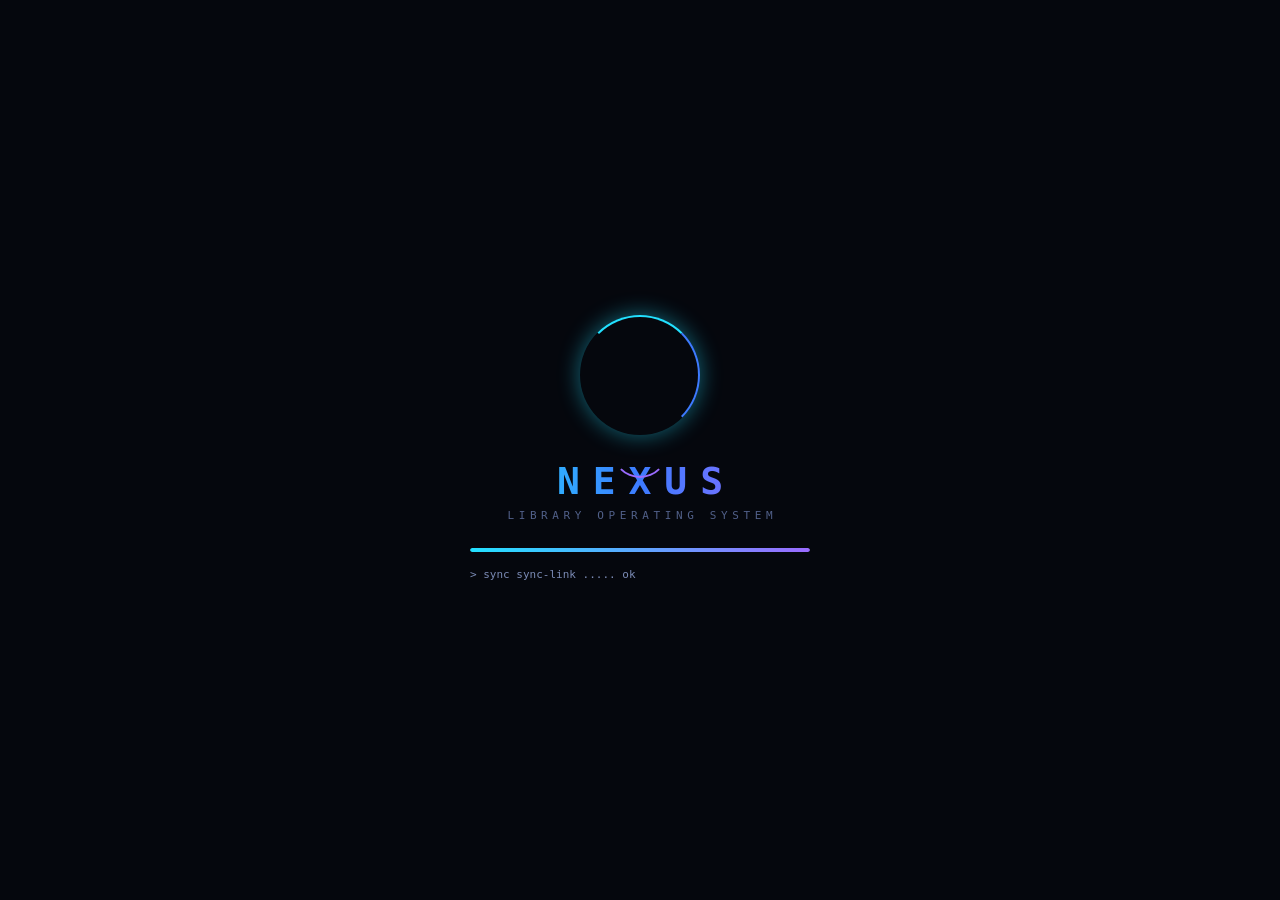
<file: library-system/index.html>
<!DOCTYPE html>
<html lang="zh-CN">
<head>
<meta charset="UTF-8" />
<meta name="viewport" content="width=device-width, initial-scale=1.0" />
<title>NEXUS · 图书馆数字管理系统</title>
<link rel="preconnect" href="https://fonts.googleapis.com" />
<link rel="stylesheet" href="styles.css" />
</head>
<body>
<!-- 动态背景层 -->
<div class="bg-grid"></div>
<canvas id="bgParticles" class="bg-particles"></canvas>
<div class="bg-glow bg-glow--1"></div>
<div class="bg-glow bg-glow--2"></div>
<div class="scanline"></div>

<!-- 开机加载 -->
<div id="boot" class="boot">
  <div class="boot__core">
    <div class="boot__ring"></div>
    <div class="boot__logo">NEXUS</div>
    <div class="boot__sub">LIBRARY OPERATING SYSTEM</div>
    <div class="boot__bar"><div class="boot__bar-fill" id="bootFill"></div></div>
    <div class="boot__log" id="bootLog"></div>
  </div>
</div>

<div class="app" id="app" hidden>
  <!-- 侧边栏 -->
  <aside class="sidebar">
    <div class="brand">
      <div class="brand__mark"><span>N</span></div>
      <div class="brand__text">
        <div class="brand__name">NEXUS</div>
        <div class="brand__tag">LIBRARY · OS v2.4</div>
      </div>
    </div>

    <nav class="nav" id="nav">
      <button class="nav__item is-active" data-view="dashboard"><i class="ico ico-grid"></i><span>控制中枢</span></button>
      <button class="nav__item" data-view="catalog"><i class="ico ico-book"></i><span>书目矩阵</span></button>
      <button class="nav__item" data-view="members"><i class="ico ico-user"></i><span>读者档案</span></button>
      <button class="nav__item" data-view="circulation"><i class="ico ico-swap"></i><span>流通调度</span></button>
      <button class="nav__item" data-view="analytics"><i class="ico ico-chart"></i><span>数据透析</span></button>
      <button class="nav__item" data-view="shelf"><i class="ico ico-shelf"></i><span>馆藏拓扑</span></button>
    </nav>

    <div class="sys-status">
      <div class="sys-status__title">系统状态</div>
      <div class="sys-row"><span>核心负载</span><div class="meter"><i id="loadCore"></i></div></div>
      <div class="sys-row"><span>检索引擎</span><div class="meter"><i id="loadIndex"></i></div></div>
      <div class="sys-row"><span>同步链路</span><div class="meter"><i id="loadSync"></i></div></div>
      <div class="sys-clock" id="sysClock">--:--:--</div>
    </div>
  </aside>

  <!-- 主区 -->
  <main class="main">
    <header class="topbar">
      <div class="topbar__crumb">
        <span class="topbar__node">NEXUS</span>
        <span class="topbar__sep">/</span>
        <span class="topbar__here" id="viewTitle">控制中枢</span>
      </div>
      <div class="topbar__search">
        <i class="ico ico-search"></i>
        <input id="globalSearch" type="text" placeholder="全局检索：书名 / 作者 / ISBN / 读者…" autocomplete="off" />
        <kbd>/</kbd>
      </div>
      <div class="topbar__actions">
        <button class="ghost-btn" id="cmdkBtn" title="命令面板 (Ctrl/⌘ + K)" style="width:auto;padding:0 12px;gap:6px;font-family:var(--mono);font-size:12px"><kbd style="border:1px solid var(--line);border-radius:4px;padding:0 5px">⌘K</kbd></button>
        <button class="ghost-btn bell" id="bellBtn" title="通知中心"><i class="ico ico-bell"></i><span class="bell__badge" id="bellBadge" hidden>0</span></button>
        <button class="ghost-btn" id="exportBtn" title="导出 / 备份"><i class="ico ico-download"></i></button>
        <button class="ghost-btn" id="themeBtn" title="切换强调色主题"><span style="width:16px;height:16px;border-radius:50%;background:linear-gradient(135deg,var(--cyan),var(--violet));box-shadow:var(--glow-cyan)"></span></button>
        <button class="ghost-btn" id="seedBtn" title="重置演示数据"><i class="ico ico-reset"></i></button>
        <div class="op"><div class="op__avatar">管</div><div class="op__meta"><b>馆务管理员</b><small>ROOT · 在线</small></div></div>
      </div>
    </header>

    <section class="views" id="views"><!-- 视图注入 --></section>
  </main>

  <!-- 移动端底部导航 -->
  <nav class="mobile-nav" id="mobileNav">
    <button class="mnav__item is-active" data-view="dashboard"><i class="ico ico-grid"></i><span>中枢</span></button>
    <button class="mnav__item" data-view="catalog"><i class="ico ico-book"></i><span>书目</span></button>
    <button class="mnav__item" data-view="members"><i class="ico ico-user"></i><span>读者</span></button>
    <button class="mnav__item" data-view="circulation"><i class="ico ico-swap"></i><span>流通</span></button>
    <button class="mnav__item" data-view="analytics"><i class="ico ico-chart"></i><span>分析</span></button>
    <button class="mnav__item" data-view="shelf"><i class="ico ico-shelf"></i><span>馆藏</span></button>
  </nav>
</div>

<!-- 通用抽屉/弹窗 -->
<div class="drawer" id="drawer" hidden>
  <div class="drawer__mask" data-close></div>
  <div class="drawer__panel">
    <div class="drawer__head">
      <h3 id="drawerTitle">面板</h3>
      <button class="ghost-btn" data-close><i class="ico ico-close"></i></button>
    </div>
    <div class="drawer__body" id="drawerBody"></div>
  </div>
</div>

<div id="toasts" class="toasts"></div>

<script src="data.js"></script>
<script src="app.js"></script>
</body>
</html>
</file>
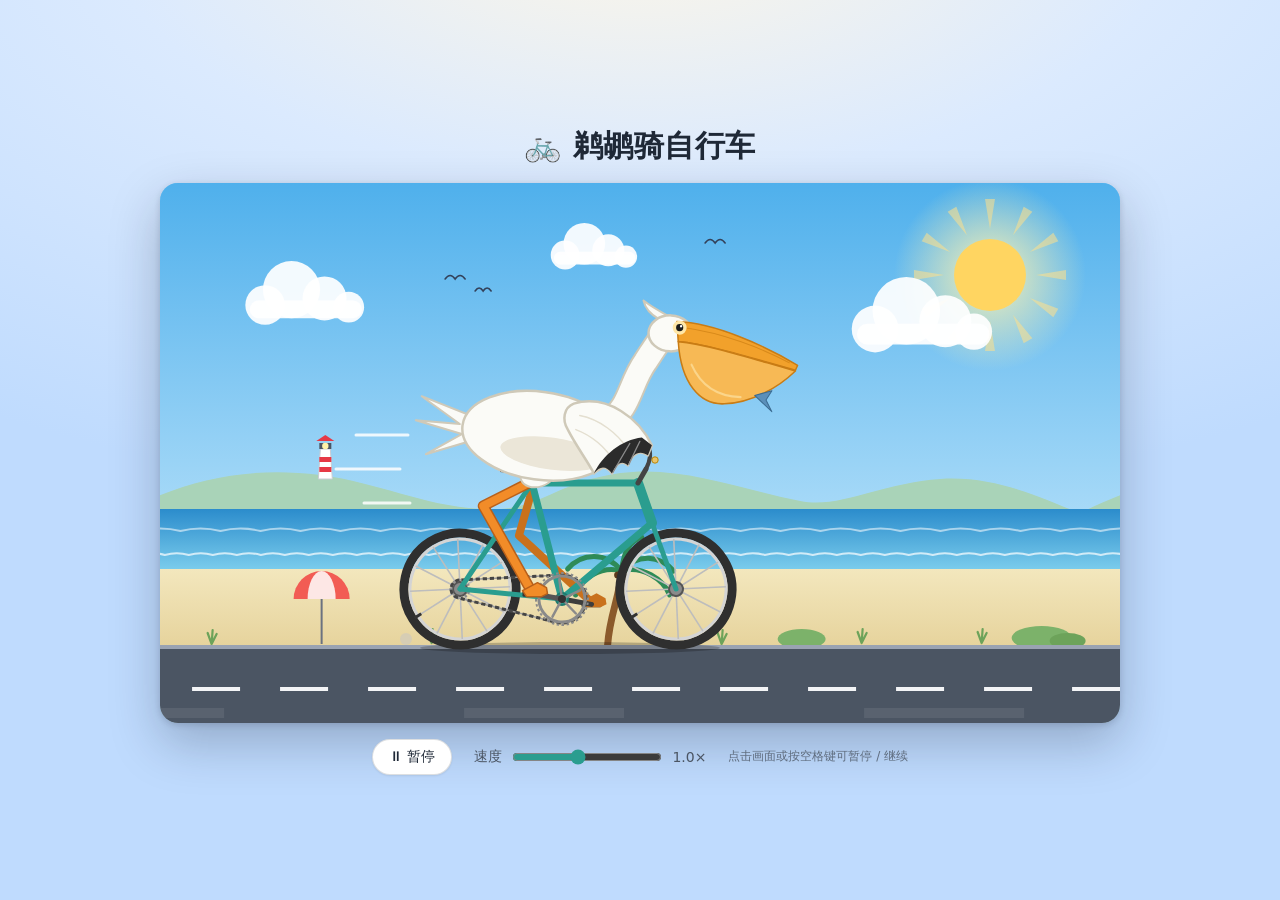
<file: pelican-bicycle.html>
<!DOCTYPE html>
<html lang="zh-CN">
<head>
<meta charset="UTF-8">
<meta name="viewport" content="width=device-width, initial-scale=1">
<title>鹈鹕骑自行车 · SVG 2D 动画</title>
<style>
  :root {
    --ink: #1f2937;
    --muted: #4b5563;
    --accent: #2a9d8f;
  }
  * { box-sizing: border-box; }
  body {
    margin: 0;
    min-height: 100vh;
    display: flex;
    flex-direction: column;
    align-items: center;
    justify-content: center;
    gap: 16px;
    padding: 24px 16px;
    font-family: system-ui, -apple-system, "Segoe UI", "PingFang SC", "Microsoft YaHei", sans-serif;
    color: var(--ink);
    background: radial-gradient(1200px 600px at 50% -10%, #fff7e6 0%, #dbeafe 45%, #bfdbfe 100%);
  }
  h1 {
    margin: 0;
    font-size: clamp(20px, 3vw, 30px);
    font-weight: 700;
    letter-spacing: .5px;
  }
  .stage {
    width: min(960px, 100%);
    aspect-ratio: 16 / 9;
    border-radius: 18px;
    overflow: hidden;
    background: #7ec8f6;
    box-shadow: 0 20px 50px rgba(15, 23, 42, .25), 0 2px 6px rgba(15, 23, 42, .15);
    cursor: pointer;
    user-select: none;
  }
  svg { display: block; width: 100%; height: 100%; }
  .controls {
    display: flex;
    flex-wrap: wrap;
    gap: 12px 22px;
    align-items: center;
    justify-content: center;
    font-size: 14px;
    color: var(--muted);
  }
  .controls label { display: inline-flex; align-items: center; gap: 8px; }
  button {
    font: inherit;
    padding: 8px 16px;
    border-radius: 999px;
    border: 1px solid rgba(31, 41, 55, .15);
    background: #fff;
    color: var(--ink);
    cursor: pointer;
    box-shadow: 0 1px 2px rgba(0, 0, 0, .08);
  }
  button:hover { background: #f8fafc; }
  input[type="range"] { accent-color: var(--accent); width: 150px; }
  .hint { font-size: 12px; color: var(--muted); opacity: .8; }

  /* ---------- 纯 CSS 驱动的环境小动画（暂停时一并冻结） ---------- */
  #scene.paused * { animation-play-state: paused !important; }

  @keyframes spin { to { transform: rotate(360deg); } }
  #rays { transform-box: fill-box; transform-origin: 50% 50%; animation: spin 48s linear infinite; }

  @keyframes flicker {
    0%   { opacity: 0;  transform: translateX(0); }
    25%  { opacity: .9; }
    60%  { opacity: 0;  transform: translateX(-46px); }
    100% { opacity: 0;  transform: translateX(-46px); }
  }
  .speedline { animation: flicker .75s linear infinite; }
  .speedline:nth-child(2) { animation-delay: -.25s; }
  .speedline:nth-child(3) { animation-delay: -.5s; }

  @keyframes puff {
    0%   { opacity: .55; transform: translate(0, 0) scale(.4); }
    100% { opacity: 0;   transform: translate(-70px, -24px) scale(1.7); }
  }
  .puff { transform-box: fill-box; transform-origin: center; animation: puff 1s ease-out infinite; }
  .puff:nth-child(2) { animation-delay: -.5s; }

  @keyframes flap { from { transform: scaleY(.3); } to { transform: scaleY(1); } }
  .bird { transform-box: fill-box; transform-origin: center; animation: flap .7s ease-in-out infinite alternate; }
  .bird:nth-child(2) { animation-delay: -.3s; }
  .bird:nth-child(3) { animation-delay: -.55s; }

  @keyframes blink { 0%, 40% { opacity: 1; } 50%, 100% { opacity: .1; } }
  .beacon { animation: blink 2.4s ease-in-out infinite; }
</style>
</head>
<body>

<h1>🚲 鹈鹕骑自行车</h1>

<div class="stage" id="stage" title="点击画面：暂停 / 继续">
<svg id="scene" viewBox="0 0 960 540" xmlns="http://www.w3.org/2000/svg" role="img" aria-labelledby="sceneTitle sceneDesc">
  <title id="sceneTitle">鹈鹕骑自行车</title>
  <desc id="sceneDesc">一只白鹈鹕沿着海边公路骑自行车的 2D 循环动画：车轮和脚踏转动，鹈鹕双腿蹬踏，背景视差滚动。</desc>

  <defs>
    <linearGradient id="skyGrad" x1="0" y1="0" x2="0" y2="1">
      <stop offset="0" stop-color="#4fb0ec"/>
      <stop offset="1" stop-color="#dff4ff"/>
    </linearGradient>
    <linearGradient id="seaGrad" x1="0" y1="0" x2="0" y2="1">
      <stop offset="0" stop-color="#2b8ccc"/>
      <stop offset="1" stop-color="#7fd0ee"/>
    </linearGradient>
    <linearGradient id="sandGrad" x1="0" y1="0" x2="0" y2="1">
      <stop offset="0" stop-color="#f3e7bd"/>
      <stop offset="1" stop-color="#e6d39c"/>
    </linearGradient>
    <radialGradient id="sunGlow">
      <stop offset="0" stop-color="#fff3b0" stop-opacity=".95"/>
      <stop offset="1" stop-color="#fff3b0" stop-opacity="0"/>
    </radialGradient>

    <!-- 车轮：原点在轴心 -->
    <g id="wheel">
      <circle r="56" fill="none" stroke="#2f2f2f" stroke-width="9"/>
      <circle r="50" fill="none" stroke="#d4d4d4" stroke-width="3"/>
      <g id="spokes" stroke="#bdbdbd" stroke-width="1.6"></g>
      <circle r="7" fill="#8a8a8a" stroke="#555" stroke-width="2"/>
      <rect x="46" y="-1.5" width="8" height="3" fill="#333"/>
    </g>

    <!-- 云朵：原点在左下 -->
    <g id="cloud" fill="#ffffff" fill-opacity=".92">
      <circle cx="0" cy="0" r="18"/>
      <circle cx="24" cy="-14" r="26"/>
      <circle cx="54" cy="-6" r="20"/>
      <circle cx="76" cy="2" r="14"/>
      <rect x="-14" y="-4" width="102" height="16" rx="8"/>
    </g>

    <!-- 远山（周期 960，两端落在海平线 y=330） -->
    <path id="hills" d="M0 330 C 60 300, 120 282, 200 292 C 260 300, 300 322, 360 326 C 420 330, 430 300, 500 290 C 560 282, 620 306, 680 318 C 720 326, 760 300, 820 296 C 880 292, 930 320, 960 330 Z" fill="#a9d3b8"/>

    <!-- 灯塔：原点在塔底中心 -->
    <g id="lighthouse">
      <path d="M-7 0 L-5 -30 L5 -30 L7 0 Z" fill="#ffffff" stroke="#c8ccd4" stroke-width="1"/>
      <rect x="-6" y="-22" width="12" height="5" fill="#e63946"/>
      <rect x="-6" y="-12" width="12" height="5" fill="#e63946"/>
      <rect x="-6" y="-36" width="12" height="6" fill="#4b5563"/>
      <path d="M-9 -38 L9 -38 L0 -44 Z" fill="#e63946"/>
    </g>

    <!-- 棕榈树：原点在树根 -->
    <g id="palm">
      <path d="M-4 0 C -2 -30, 8 -48, 10 -74" fill="none" stroke="#8b5a2b" stroke-width="7" stroke-linecap="round"/>
      <g fill="none" stroke="#2e8b57" stroke-width="5" stroke-linecap="round">
        <path d="M10 -74 C 26 -92, 48 -90, 62 -74"/>
        <path d="M10 -74 C 30 -80, 52 -66, 58 -50"/>
        <path d="M10 -74 C -6 -94, -30 -92, -44 -76"/>
        <path d="M10 -74 C -10 -80, -32 -66, -36 -50"/>
        <path d="M10 -74 C 12 -96, 20 -104, 30 -108"/>
      </g>
      <circle cx="6" cy="-70" r="3.5" fill="#5b3a1a"/>
      <circle cx="13" cy="-68" r="3.5" fill="#5b3a1a"/>
    </g>

    <!-- 草丛 -->
    <path id="tuft" d="M0 0 l-4 -11 M0 0 l1 -14 M0 0 l5 -10" fill="none" stroke="#6da35a" stroke-width="2.2" stroke-linecap="round"/>

    <!-- 鹈鹕的脚（原点在脚踏中心） -->
    <path id="footShape" d="M-10 0 L5 -8 L14 -3 L15 3 L9 6 L-6 6 Z"/>
  </defs>

  <!-- ============ 背景 ============ -->
  <rect width="960" height="540" fill="url(#skyGrad)"/>

  <!-- 太阳 -->
  <g transform="translate(830 92)">
    <circle r="96" fill="url(#sunGlow)"/>
    <g id="rays" fill="#ffe08a" fill-opacity=".55"></g>
    <circle r="36" fill="#ffd561"/>
  </g>

  <!-- 云层（视差 0.03） -->
  <g id="layerClouds">
    <g id="cloudSet">
      <use href="#cloud" transform="translate(120 122) scale(1.1)"/>
      <use href="#cloud" transform="translate(420 72) scale(.8)"/>
      <use href="#cloud" transform="translate(730 146) scale(1.3)"/>
    </g>
    <use href="#cloudSet" x="960"/>
    <g fill="none" stroke="#33415a" stroke-width="1.6" stroke-linecap="round">
      <path class="bird" d="M300 96 q5 -7 10 0 q5 -7 10 0"/>
      <path class="bird" d="M330 108 q4 -6 8 0 q4 -6 8 0"/>
      <path class="bird" d="M560 60 q5 -7 10 0 q5 -7 10 0"/>
    </g>
    <g fill="none" stroke="#33415a" stroke-width="1.6" stroke-linecap="round">
      <path class="bird" d="M1260 96 q5 -7 10 0 q5 -7 10 0"/>
      <path class="bird" d="M1290 108 q4 -6 8 0 q4 -6 8 0"/>
      <path class="bird" d="M1520 60 q5 -7 10 0 q5 -7 10 0"/>
    </g>
  </g>

  <!-- 远山 + 灯塔（视差 0.08） -->
  <g id="layerHills">
    <use href="#hills"/>
    <use href="#hills" x="960"/>
    <use href="#lighthouse" x="205" y="296"/>
    <use href="#lighthouse" x="1165" y="296"/>
    <!-- 灯光单独放在主文档树里，CSS 动画才能被 .paused 冻结 -->
    <circle class="beacon" cx="205" cy="263" r="3.2" fill="#fff2a8"/>
    <circle class="beacon" cx="1165" cy="263" r="3.2" fill="#fff2a8"/>
  </g>

  <!-- 大海 -->
  <rect y="326" width="960" height="64" fill="url(#seaGrad)"/>
  <g id="layerWave1" fill="none" stroke="#ffffff" stroke-opacity=".55" stroke-width="2">
    <path id="wave1"/>
  </g>
  <g id="layerWave2" fill="none" stroke="#ffffff" stroke-opacity=".7" stroke-width="2">
    <path id="wave2"/>
  </g>

  <!-- 沙滩带 -->
  <rect y="386" width="960" height="78" fill="url(#sandGrad)"/>

  <!-- 中景：沙丘、棕榈、遮阳伞、草丛（视差 0.4） -->
  <g id="layerMid">
    <g id="midSet">
      <ellipse cx="120" cy="455" rx="30" ry="12" fill="#7cb26a"/>
      <ellipse cx="146" cy="458" rx="18" ry="8" fill="#6da35a"/>
      <use href="#tuft" x="60" y="460"/>
      <use href="#tuft" x="250" y="461"/>
      <use href="#tuft" x="470" y="460"/>
      <use href="#tuft" x="760" y="461"/>
      <use href="#tuft" x="900" y="460"/>
      <!-- 遮阳伞 -->
      <line x1="360" y1="461" x2="360" y2="414" stroke="#6b7280" stroke-width="2"/>
      <path d="M332 416 A28 28 0 0 1 388 416 Z" fill="#f25c54"/>
      <path d="M346 416 A14 28 0 0 1 374 416 Z" fill="#ffffff" fill-opacity=".85"/>
      <use href="#palm" x="650" y="462"/>
      <ellipse cx="840" cy="456" rx="24" ry="10" fill="#7cb26a"/>
    </g>
    <use href="#midSet" x="960"/>
  </g>

  <!-- 公路 -->
  <rect y="462" width="960" height="78" fill="#4b5563"/>
  <rect y="462" width="960" height="4" fill="#9aa3b2"/>
  <line id="roadDash" x1="0" y1="506" x2="1920" y2="506" stroke="#f3f4f6" stroke-width="4" stroke-dasharray="48 40"/>
  <line id="roadTex" x1="0" y1="530" x2="1920" y2="530" stroke="#ffffff" stroke-opacity=".08" stroke-width="10" stroke-dasharray="160 240"/>

  <!-- 车影 -->
  <ellipse id="shadow" cx="410" cy="465" rx="150" ry="6" fill="#000" fill-opacity=".22"/>

  <!-- 速度线与尘土 -->
  <g stroke="#ffffff" stroke-width="3" stroke-linecap="round" opacity=".85">
    <line class="speedline" x1="196" y1="252" x2="248" y2="252"/>
    <line class="speedline" x1="176" y1="286" x2="240" y2="286"/>
    <line class="speedline" x1="204" y1="320" x2="250" y2="320"/>
  </g>
  <g transform="translate(246 456)" fill="#d6cdb4">
    <circle class="puff" r="6"/>
    <circle class="puff" r="5"/>
  </g>

  <!-- ============ 远侧（左侧）腿、脚踏、曲柄 ============ -->
  <rect id="pedalFar" x="-10" y="-3" width="20" height="6" rx="1.5" fill="#222"/>
  <polyline id="farLeg" fill="none" stroke="#c9711c" stroke-width="8" stroke-linecap="round" stroke-linejoin="round"/>
  <use id="farFoot" href="#footShape" fill="#c9711c"/>
  <g id="crankFar">
    <line x1="0" y1="0" x2="-30" y2="0" stroke="#3d3d3d" stroke-width="5" stroke-linecap="round"/>
  </g>

  <!-- ============ 自行车 ============ -->
  <g id="bike">
    <g id="rearWheel">
      <use href="#wheel"/>
      <circle r="9" fill="none" stroke="#8a8a8a" stroke-width="3" stroke-dasharray="2 2"/>
    </g>
    <g id="frontWheel">
      <use href="#wheel"/>
    </g>

    <!-- 链条 -->
    <path id="chainBase" fill="none" stroke="#9a9a9a" stroke-width="1.5"/>
    <path id="chain" fill="none" stroke="#454545" stroke-width="3"/>

    <!-- 车架 -->
    <g fill="none" stroke="#2a9d8f" stroke-width="7" stroke-linecap="round" stroke-linejoin="round">
      <path d="M402 416 L372 300"/>
      <path d="M372 300 L478 300"/>
      <path d="M492 340 L402 416"/>
      <path d="M478 300 L492 340" stroke-width="10"/>
      <path d="M402 416 L300 406" stroke-width="5"/>
      <path d="M300 406 L372 300" stroke-width="5"/>
      <path d="M492 340 L516 406" stroke-width="5"/>
    </g>
    <circle cx="402" cy="416" r="6" fill="#2a9d8f" stroke="#1f7a6e" stroke-width="2"/>

    <!-- 座管与车座 -->
    <path d="M372 300 L369 284" stroke="#555" stroke-width="4" stroke-linecap="round"/>
    <path d="M340 284 C 346 276, 380 274, 396 280 L394 287 C 380 289, 350 291, 340 289 Z" fill="#3b2f2f"/>

    <!-- 车把、把手、车铃 -->
    <path d="M478 300 L486 286" stroke="#444" stroke-width="5" stroke-linecap="round"/>
    <path d="M486 286 C 490 278, 492 270, 488 264" fill="none" stroke="#444" stroke-width="4" stroke-linecap="round"/>
    <path d="M488 264 L477 262" stroke="#3b2f2f" stroke-width="7" stroke-linecap="round"/>
    <circle cx="495" cy="277" r="3.2" fill="#e9c46a" stroke="#b8860b" stroke-width="1"/>

    <!-- 近侧曲柄 + 牙盘 -->
    <g id="crankNear">
      <circle r="26" fill="none" stroke="#8a8a8a" stroke-width="2" stroke-dasharray="2.5 2.5"/>
      <circle r="23" fill="none" stroke="#8a8a8a" stroke-width="3"/>
      <g stroke="#8a8a8a" stroke-width="2.5" stroke-linecap="round">
        <line x1="0" y1="0" x2="20" y2="0"/>
        <line x1="0" y1="0" x2="6.2" y2="19"/>
        <line x1="0" y1="0" x2="-16.2" y2="11.8"/>
        <line x1="0" y1="0" x2="-16.2" y2="-11.8"/>
        <line x1="0" y1="0" x2="6.2" y2="-19"/>
      </g>
      <line x1="0" y1="0" x2="30" y2="0" stroke="#555" stroke-width="5" stroke-linecap="round"/>
      <circle r="4" fill="#333"/>
    </g>
    <rect id="pedalNear" x="-10" y="-3" width="20" height="6" rx="1.5" fill="#333"/>
  </g>

  <!-- ============ 近侧（右侧）腿 ============ -->
  <polyline id="nearLegOutline" fill="none" stroke="#b8601a" stroke-width="11" stroke-linecap="round" stroke-linejoin="round"/>
  <polyline id="nearLeg" fill="none" stroke="#f28c28" stroke-width="8" stroke-linecap="round" stroke-linejoin="round"/>
  <use id="nearFoot" href="#footShape" fill="#f28c28" stroke="#b8601a" stroke-width="1.5" stroke-linejoin="round"/>

  <!-- ============ 鹈鹕身体 ============ -->
  <g id="rider">
    <!-- 尾羽 -->
    <path d="M312 232 L262 212 L300 240 L256 236 L302 250 L266 270 L314 256 Z" fill="#fbfbf7" stroke="#cfc9b8" stroke-width="2" stroke-linejoin="round"/>
    <!-- 髋部羽毛 -->
    <ellipse cx="378" cy="290" rx="18" ry="13" transform="rotate(-18 378 290)" fill="#fbfbf7" stroke="#cfc9b8" stroke-width="2"/>
    <!-- 躯干 -->
    <ellipse cx="380" cy="252" rx="78" ry="44" transform="rotate(8 380 252)" fill="#fbfbf7" stroke="#cfc9b8" stroke-width="2.5"/>
    <ellipse cx="392" cy="270" rx="52" ry="16" transform="rotate(8 392 270)" fill="#ebe6d8"/>
    <!-- 脖子 -->
    <path d="M448 238 C 470 226, 470 200, 486 178 C 494 166, 500 156, 506 150" fill="none" stroke="#cfc9b8" stroke-width="27" stroke-linecap="round"/>
    <path d="M448 238 C 470 226, 470 200, 486 178 C 494 166, 500 156, 506 150" fill="none" stroke="#fbfbf7" stroke-width="23" stroke-linecap="round"/>
    <!-- 翅膀（扶着车把） -->
    <g id="wing">
      <path d="M414 220 C 448 210, 480 236, 492 262 L488 272 C 480 266, 472 270, 468 282 C 462 276, 456 280, 452 290 C 446 282, 440 282, 434 290 C 428 278, 416 262, 408 246 C 402 236, 404 224, 414 220 Z" fill="#fbfbf7" stroke="#cfc9b8" stroke-width="2.5" stroke-linejoin="round"/>
      <path d="M420 232 C 440 236, 458 250, 468 266 M416 246 C 432 252, 446 264, 454 278" fill="none" stroke="#e4dfd0" stroke-width="1.5" stroke-linecap="round"/>
      <path d="M492 262 L488 272 C 480 266, 472 270, 468 282 C 462 276, 456 280, 452 290 C 446 282, 440 282, 434 290 C 442 272, 462 256, 482 254 Z" fill="#2b2b2b"/>
      <path d="M480 258 C 476 266, 472 274, 469 281 M470 260 C 464 270, 458 280, 453 289" fill="none" stroke="#8a8a8a" stroke-width="1.2" stroke-linecap="round"/>
    </g>
    <!-- 头部（轻微点头） -->
    <g id="head">
      <path d="M496 134 C 488 130, 482 124, 480 116 C 488 122, 496 126, 504 130 Z" fill="#fbfbf7" stroke="#cfc9b8" stroke-width="2" stroke-linejoin="round"/>
      <ellipse cx="508" cy="148" rx="22" ry="18" fill="#fbfbf7" stroke="#cfc9b8" stroke-width="2.5"/>
      <!-- 上喙 -->
      <path d="M514 136 C 552 136, 604 158, 636 176 L634 181 C 596 172, 548 158, 516 156 Z" fill="#f2a12b" stroke="#c97c14" stroke-width="1.5" stroke-linejoin="round"/>
      <path d="M522 142 C 560 146, 600 160, 628 174" fill="none" stroke="#d98a1a" stroke-width="1"/>
      <!-- 喉囊（微微晃动） -->
      <g id="pouch">
        <path d="M516 156 C 548 158, 596 172, 634 181 C 618 197, 592 213, 564 215 C 540 217, 520 197, 516 156 Z" fill="#f7b955" stroke="#c97c14" stroke-width="1.5" stroke-linejoin="round"/>
        <path d="M530 178 C 540 198, 556 208, 580 208" fill="none" stroke="#fbd58a" stroke-width="2" stroke-linecap="round"/>
        <!-- 露出的小鱼尾巴 -->
        <g id="fish">
          <path d="M594 206 L610 198 L606 208 L614 218 Z" fill="#5b8fb9" stroke="#3b6b90" stroke-width="1" stroke-linejoin="round"/>
        </g>
      </g>
      <!-- 眼睛 -->
      <circle cx="517" cy="142" r="7" fill="#ffe7a8"/>
      <circle cx="517" cy="142" r="3.6" fill="#1b1b1b"/>
      <circle cx="518.4" cy="140.6" r="1.2" fill="#fff"/>
    </g>
  </g>
</svg>
</div>

<div class="controls">
  <button id="toggle" type="button" aria-pressed="false">⏸ 暂停</button>
  <label>速度
    <input id="speed" type="range" min="0.25" max="2" step="0.05" value="1" aria-label="骑行速度">
    <span id="speedVal">1.0×</span>
  </label>
  <span class="hint">点击画面或按空格键可暂停 / 继续</span>
</div>

<script>
(() => {
  'use strict';
  const $ = id => document.getElementById(id);
  const NS = 'http://www.w3.org/2000/svg';
  const W = 960;                               // 视差层的循环周期（= viewBox 宽度）

  /* ---------- 几何常量（与 SVG 中的坐标一致） ---------- */
  const R_WHEEL = 56;
  const REAR  = { x: 300, y: 406 };
  const FRONT = { x: 516, y: 406 };
  const BB    = { x: 402, y: 416 };           // 中轴
  const CRANK = 30, RING = 24, COG = 9;        // 曲柄长、牙盘半径、飞轮半径
  const RATIO = RING / COG;                    // 传动比：曲柄转一圈，后轮转 RATIO 圈
  const HIP   = { x: 375, y: 296 };           // 髋关节（腿从这里伸出）
  const THIGH = 58, SHANK = 98;                // 两段腿长：可见的"大腿"较短，跗跖较长
  const BASE_SPEED = 480;                      // 基础地面速度（px/s）

  /* ---------- 工具 ---------- */
  const el = (name, attrs, parent) => {
    const e = document.createElementNS(NS, name);
    for (const k in attrs) e.setAttribute(k, attrs[k]);
    if (parent) parent.appendChild(e);
    return e;
  };
  const f = n => n.toFixed(2);

  /* ---------- 生成重复性的图形 ---------- */
  // 车轮辐条
  const spokes = $('spokes');
  for (let i = 0; i < 12; i++) {
    const a = i * Math.PI / 6;
    el('line', { x1: f(7 * Math.cos(a)), y1: f(7 * Math.sin(a)), x2: f(50 * Math.cos(a)), y2: f(50 * Math.sin(a)) }, spokes);
  }
  // 太阳光芒
  const rays = $('rays');
  for (let i = 0; i < 12; i++) el('path', { d: 'M0 -46 L5 -76 L-5 -76 Z', transform: `rotate(${i * 30})` }, rays);
  // 海浪：波长必须整除 960，循环时才无缝
  const wavePath = (y, h, len) => {
    let d = `M-40 ${y}`;
    for (let x = -40; x < W * 2 + 40; x += len) d += ` q${len / 2} ${-h} ${len} 0`;
    return d;
  };
  $('wave1').setAttribute('d', wavePath(348, 5, 40));
  $('wave2').setAttribute('d', wavePath(372, 3.5, 24));

  // 链条：飞轮与牙盘之间的外公切线 + 两段圆弧
  const chainD = (() => {
    const c1 = REAR, r1 = COG, c2 = BB, r2 = RING;
    const dx = c2.x - c1.x, dy = c2.y - c1.y;
    const D = Math.hypot(dx, dy), beta = Math.atan2(dy, dx);
    const a = Math.acos((r1 - r2) / D);
    const pt = (c, r, ang) => `${f(c.x + r * Math.cos(ang))} ${f(c.y + r * Math.sin(ang))}`;
    const top = beta - a, bot = beta + a;
    return `M${pt(c1, r1, top)} L${pt(c2, r2, top)} A${r2} ${r2} 0 1 1 ${pt(c2, r2, bot)} L${pt(c1, r1, bot)} A${r1} ${r1} 0 0 1 ${pt(c1, r1, top)} Z`;
  })();
  const chain = $('chain');
  chain.setAttribute('d', chainD);
  $('chainBase').setAttribute('d', chainD);
  const chainLen = chain.getTotalLength();
  const chainPeriod = chainLen / Math.round(chainLen / 7);   // 让链节数量刚好整数
  chain.setAttribute('stroke-dasharray', `${f(chainPeriod * 0.6)} ${f(chainPeriod * 0.4)}`);

  /* ---------- 二连杆反向运动学：已知髋、脚位置，求关节位置 ---------- */
  // bend = +1 时关节向后弯（鸟类可见的"膝盖"其实是脚踝，向后弯曲）
  function solveJoint(hx, hy, px, py, l1, l2, bend) {
    const dx = px - hx, dy = py - hy;
    let d = Math.hypot(dx, dy);
    d = Math.min(Math.max(d, Math.abs(l1 - l2) + 0.5), l1 + l2 - 0.5);
    const base = Math.atan2(dy, dx);
    const a = Math.acos((l1 * l1 + d * d - l2 * l2) / (2 * l1 * d));
    const ang = base + bend * a;
    return { x: hx + l1 * Math.cos(ang), y: hy + l1 * Math.sin(ang) };
  }

  /* ---------- 元素引用 ---------- */
  const scene = $('scene');
  const rearWheel = $('rearWheel'), frontWheel = $('frontWheel');
  const crankNear = $('crankNear'), crankFar = $('crankFar');
  const pedalNear = $('pedalNear'), pedalFar = $('pedalFar');
  const nearLeg = $('nearLeg'), nearLegOutline = $('nearLegOutline'), farLeg = $('farLeg');
  const nearFoot = $('nearFoot'), farFoot = $('farFoot');
  const rider = $('rider'), head = $('head'), pouch = $('pouch'), fish = $('fish');
  const roadDash = $('roadDash'), roadTex = $('roadTex');
  const layers = [
    [$('layerClouds'), 0.03],
    [$('layerHills'),  0.08],
    [$('layerWave1'),  0.12],
    [$('layerWave2'),  0.20],
    [$('layerMid'),    0.40],
  ];

  /* ---------- 状态 ---------- */
  let dist = 0;        // 已骑行距离（px），所有机械运动都由它推导，保证同步
  let elapsed = 0;     // 运行时间（s），用于与距离无关的小动作
  let speed = 1;
  let running = true;
  let last = null;

  /* ---------- 每帧渲染 ---------- */
  function render() {
    const wheelRad = dist / R_WHEEL;                 // 车轮转角（弧度，顺时针）
    const crankRad = wheelRad / RATIO;               // 曲柄转角
    const wheelDeg = (wheelRad * 180 / Math.PI) % 360;
    const crankDeg = (crankRad * 180 / Math.PI) % 360;

    rearWheel.setAttribute('transform', `translate(${REAR.x} ${REAR.y}) rotate(${f(wheelDeg)})`);
    frontWheel.setAttribute('transform', `translate(${FRONT.x} ${FRONT.y}) rotate(${f(wheelDeg)})`);
    crankNear.setAttribute('transform', `translate(${BB.x} ${BB.y}) rotate(${f(crankDeg)})`);
    crankFar.setAttribute('transform', `translate(${BB.x} ${BB.y}) rotate(${f(crankDeg)})`);

    // 链条沿路径前进：线速度 = 曲柄角速度 × 牙盘半径
    chain.setAttribute('stroke-dashoffset', f(-((crankRad * RING) % chainPeriod)));

    // 身体随蹬踏节奏轻微起伏、前后摆动
    const bob = 2.2 * Math.sin(2 * crankRad);
    const lean = 1.2 * Math.sin(crankRad);
    rider.setAttribute('transform', `translate(0 ${f(bob)}) rotate(${f(lean)} ${HIP.x} ${HIP.y})`);
    head.setAttribute('transform', `rotate(${f(2 * Math.sin(2 * crankRad + 1))} 448 238)`);
    const s = 1 + 0.06 * Math.sin(2 * crankRad + 2.2);
    pouch.setAttribute('transform', `translate(516 156) scale(1 ${f(s)}) translate(-516 -156)`);
    fish.setAttribute('transform', `rotate(${f(12 * Math.sin(elapsed * 7))} 594 206)`);

    // 脚踏位置：近侧在 crankRad，远侧相差 180°
    const hipY = HIP.y + bob;
    const legs = [
      { ang: crankRad,           pedal: pedalNear, foot: nearFoot, lines: [nearLegOutline, nearLeg] },
      { ang: crankRad + Math.PI, pedal: pedalFar,  foot: farFoot,  lines: [farLeg] },
    ];
    for (const leg of legs) {
      const px = BB.x + CRANK * Math.cos(leg.ang);
      const py = BB.y + CRANK * Math.sin(leg.ang);
      leg.pedal.setAttribute('transform', `translate(${f(px)} ${f(py)})`);
      leg.foot.setAttribute('transform', `translate(${f(px)} ${f(py - 3)})`);
      const j = solveJoint(HIP.x, hipY, px, py - 3, THIGH, SHANK, +1);
      const pts = `${HIP.x},${f(hipY)} ${f(j.x)},${f(j.y)} ${f(px - 2)},${f(py - 4)}`;
      for (const line of leg.lines) line.setAttribute('points', pts);
    }

    // 视差背景与路面标线
    for (const [layer, factor] of layers) {
      layer.setAttribute('transform', `translate(${f(-((dist * factor) % W))} 0)`);
    }
    roadDash.setAttribute('stroke-dashoffset', f(dist % 88));
    roadTex.setAttribute('stroke-dashoffset', f(dist % 400));
  }

  function loop(ts) {
    if (last === null) last = ts;
    const dt = Math.min((ts - last) / 1000, 0.05);   // 切回标签页时避免时间跳变
    last = ts;
    if (running) {
      dist += BASE_SPEED * speed * dt;
      elapsed += dt;
      render();                                      // 暂停时画面静止，不再重复写 DOM
    }
    requestAnimationFrame(loop);
  }

  /* ---------- 交互 ---------- */
  const toggleBtn = $('toggle');
  function setRunning(on) {
    running = on;
    scene.classList.toggle('paused', !on);
    toggleBtn.textContent = on ? '⏸ 暂停' : '▶ 继续';
    toggleBtn.setAttribute('aria-pressed', String(!on));
  }
  toggleBtn.addEventListener('click', () => setRunning(!running));
  $('stage').addEventListener('click', () => setRunning(!running));
  document.addEventListener('keydown', e => {
    if (e.code === 'Space' && !/^(INPUT|BUTTON)$/.test(e.target.tagName)) {
      e.preventDefault();
      setRunning(!running);
    }
  });
  const speedInput = $('speed'), speedVal = $('speedVal');
  speedInput.addEventListener('input', () => {
    speed = parseFloat(speedInput.value);
    speedVal.textContent = speed.toFixed(2).replace(/0$/, '') + '×';
  });

  // 尊重系统"减少动态效果"设置：默认静止，用户可手动播放
  if (window.matchMedia && window.matchMedia('(prefers-reduced-motion: reduce)').matches) {
    setRunning(false);
  }

  render();
  requestAnimationFrame(loop);
})();
</script>
</body>
</html>
</file>
<file: library-system/styles.css>
/* ============================================================
   NEXUS Library OS — 科技感深色主题
   ============================================================ */
:root{
  --bg:#05070d;
  --bg-2:#080b14;
  --panel:rgba(16,22,38,.66);
  --panel-2:rgba(22,30,52,.55);
  --line:rgba(86,128,210,.16);
  --line-2:rgba(120,170,255,.30);
  --txt:#cfe0ff;
  --txt-dim:#7b8bb5;
  --txt-mut:#516089;
  --cyan:#22e0ff;
  --blue:#3d7bff;
  --violet:#9a6bff;
  --green:#1ff0a8;
  --amber:#ffc24b;
  --red:#ff5a7a;
  --glow-cyan:0 0 22px rgba(34,224,255,.45);
  --glow-soft:0 0 0 1px var(--line),0 10px 40px rgba(0,0,0,.55);
  --r:14px;
  --mono:"SFMono-Regular",ui-monospace,"Cascadia Code","JetBrains Mono",Consolas,monospace;
  --sans:"Inter",-apple-system,BlinkMacSystemFont,"Segoe UI","PingFang SC","Microsoft YaHei",sans-serif;
}
*{box-sizing:border-box}
/* 强调色主题 */
body[data-accent="magenta"]{--cyan:#ff4fd8;--blue:#c44bff;--violet:#7a4bff;--glow-cyan:0 0 22px rgba(255,79,216,.45)}
body[data-accent="emerald"]{--cyan:#1ff0a8;--blue:#22c3ff;--violet:#4be0a0;--glow-cyan:0 0 22px rgba(31,240,168,.45)}
body[data-accent="amber"]{--cyan:#ffc24b;--blue:#ff7a3d;--violet:#ff5a7a;--glow-cyan:0 0 22px rgba(255,194,75,.45)}
[hidden]{display:none!important}
html,body{height:100%}
body{
  margin:0;font-family:var(--sans);color:var(--txt);
  background:radial-gradient(1200px 800px at 80% -10%,#0c1430 0%,transparent 55%),
             radial-gradient(900px 700px at -10% 110%,#10183a 0%,transparent 50%),
             var(--bg);
  overflow:hidden;-webkit-font-smoothing:antialiased;
}
::selection{background:rgba(34,224,255,.30);color:#fff}

/* ---------- 背景层 ---------- */
.bg-grid{position:fixed;inset:0;z-index:0;pointer-events:none;
  background-image:linear-gradient(rgba(70,120,220,.06) 1px,transparent 1px),
                   linear-gradient(90deg,rgba(70,120,220,.06) 1px,transparent 1px);
  background-size:46px 46px;mask:radial-gradient(circle at 50% 40%,#000 30%,transparent 85%);
  animation:gridDrift 28s linear infinite;}
@keyframes gridDrift{from{background-position:0 0}to{background-position:46px 46px}}
.bg-particles{position:fixed;inset:0;z-index:0;pointer-events:none;opacity:.55}
.bg-glow{position:fixed;border-radius:50%;filter:blur(90px);opacity:.5;z-index:0;pointer-events:none}
.bg-glow--1{width:420px;height:420px;left:-120px;top:-80px;background:radial-gradient(circle,#1a52ff66,transparent 70%);animation:float1 16s ease-in-out infinite}
.bg-glow--2{width:480px;height:480px;right:-140px;bottom:-160px;background:radial-gradient(circle,#7a2bff55,transparent 70%);animation:float2 20s ease-in-out infinite}
@keyframes float1{50%{transform:translate(60px,40px)}}
@keyframes float2{50%{transform:translate(-50px,-30px)}}
.scanline{position:fixed;inset:0;z-index:60;pointer-events:none;mix-blend-mode:overlay;
  background:repeating-linear-gradient(transparent 0 2px,rgba(255,255,255,.018) 2px 3px);
  animation:scan 8s linear infinite;opacity:.6}
@keyframes scan{from{background-position-y:0}to{background-position-y:120px}}

/* ---------- 开机动画 ---------- */
.boot{position:fixed;inset:0;z-index:100;display:grid;place-items:center;background:var(--bg);transition:opacity .6s ease}
.boot.is-done{opacity:0;pointer-events:none}
.boot__core{text-align:center;position:relative;width:340px}
.boot__ring{width:120px;height:120px;margin:0 auto 24px;border-radius:50%;
  border:2px solid transparent;border-top-color:var(--cyan);border-right-color:var(--blue);
  box-shadow:var(--glow-cyan);animation:spin 1s linear infinite}
.boot__ring::after{content:"";position:absolute;inset:34px;margin:auto;width:52px;height:52px;border-radius:50%;
  border:2px solid transparent;border-bottom-color:var(--violet);animation:spin 1.6s linear reverse infinite}
@keyframes spin{to{transform:rotate(360deg)}}
.boot__logo{font-family:var(--mono);font-size:38px;font-weight:800;letter-spacing:.34em;
  background:linear-gradient(90deg,var(--cyan),var(--blue),var(--violet));-webkit-background-clip:text;background-clip:text;color:transparent;text-indent:.34em}
.boot__sub{font-family:var(--mono);font-size:11px;letter-spacing:.42em;color:var(--txt-mut);margin:6px 0 26px;text-indent:.42em}
.boot__bar{height:4px;border-radius:4px;background:rgba(120,170,255,.12);overflow:hidden}
.boot__bar-fill{height:100%;width:0;border-radius:4px;background:linear-gradient(90deg,var(--cyan),var(--violet));box-shadow:var(--glow-cyan)}
.boot__log{font-family:var(--mono);font-size:11px;color:var(--txt-dim);margin-top:16px;height:18px;text-align:left;white-space:nowrap;overflow:hidden}

/* ---------- 布局 ---------- */
.app{position:relative;z-index:10;display:grid;grid-template-columns:248px 1fr;height:100vh;padding:14px;gap:14px}
.sidebar{display:flex;flex-direction:column;gap:18px;border:1px solid var(--line);border-radius:var(--r);
  background:linear-gradient(180deg,rgba(18,26,46,.7),rgba(10,14,26,.7));backdrop-filter:blur(14px);padding:18px 14px;box-shadow:var(--glow-soft)}
.main{display:flex;flex-direction:column;gap:14px;min-width:0}

/* ---------- 品牌 ---------- */
.brand{display:flex;align-items:center;gap:12px;padding:4px 6px 14px;border-bottom:1px solid var(--line)}
.brand__mark{width:42px;height:42px;border-radius:11px;display:grid;place-items:center;
  background:linear-gradient(135deg,var(--blue),var(--violet));box-shadow:0 0 18px rgba(61,123,255,.6);position:relative}
.brand__mark span{font-family:var(--mono);font-weight:800;font-size:20px;color:#fff}
.brand__mark::after{content:"";position:absolute;inset:-3px;border-radius:13px;border:1px solid var(--line-2);animation:pulseBorder 2.4s ease infinite}
@keyframes pulseBorder{50%{opacity:.3}}
.brand__name{font-family:var(--mono);font-weight:800;letter-spacing:.16em;font-size:17px}
.brand__tag{font-size:10px;color:var(--txt-mut);letter-spacing:.14em;font-family:var(--mono)}

/* ---------- 导航 ---------- */
.nav{display:flex;flex-direction:column;gap:4px}
.nav__item{display:flex;align-items:center;gap:12px;padding:11px 12px;border:1px solid transparent;border-radius:10px;
  background:transparent;color:var(--txt-dim);font-size:14px;cursor:pointer;text-align:left;position:relative;transition:.18s}
.nav__item:hover{color:var(--txt);background:var(--panel-2);border-color:var(--line)}
.nav__item.is-active{color:#fff;background:linear-gradient(90deg,rgba(34,224,255,.16),rgba(61,123,255,.05));border-color:var(--line-2)}
.nav__item.is-active::before{content:"";position:absolute;left:-14px;top:50%;transform:translateY(-50%);width:3px;height:22px;border-radius:3px;background:var(--cyan);box-shadow:var(--glow-cyan)}
.nav__item span{flex:1}

/* ---------- 系统状态 ---------- */
.sys-status{margin-top:auto;border:1px solid var(--line);border-radius:12px;padding:14px;background:var(--panel-2)}
.sys-status__title{font-size:10px;letter-spacing:.2em;color:var(--txt-mut);font-family:var(--mono);margin-bottom:12px}
.sys-row{display:flex;align-items:center;justify-content:space-between;gap:10px;margin-bottom:9px;font-size:11px;color:var(--txt-dim)}
.meter{flex:1;height:5px;max-width:90px;border-radius:5px;background:rgba(120,170,255,.12);overflow:hidden}
.meter i{display:block;height:100%;border-radius:5px;background:linear-gradient(90deg,var(--cyan),var(--blue));transition:width .8s ease}
.sys-clock{margin-top:8px;font-family:var(--mono);font-size:18px;letter-spacing:.12em;color:var(--cyan);text-shadow:var(--glow-cyan)}

/* ---------- 顶栏 ---------- */
.topbar{display:flex;align-items:center;gap:16px;border:1px solid var(--line);border-radius:var(--r);
  background:var(--panel);backdrop-filter:blur(14px);padding:10px 16px;box-shadow:var(--glow-soft)}
.topbar__crumb{display:flex;align-items:center;gap:8px;font-family:var(--mono);font-size:13px;white-space:nowrap}
.topbar__node{color:var(--txt-mut)}.topbar__sep{color:var(--txt-mut)}.topbar__here{color:var(--cyan)}
.topbar__search{flex:1;display:flex;align-items:center;gap:10px;padding:9px 14px;border:1px solid var(--line);border-radius:10px;background:rgba(8,12,22,.6);max-width:560px}
.topbar__search:focus-within{border-color:var(--line-2);box-shadow:0 0 0 3px rgba(34,224,255,.08)}
.topbar__search input{flex:1;background:none;border:none;outline:none;color:var(--txt);font-size:13px}
.topbar__search input::placeholder{color:var(--txt-mut)}
.topbar__search kbd{font-family:var(--mono);font-size:11px;color:var(--txt-mut);border:1px solid var(--line);border-radius:5px;padding:1px 7px}
.topbar__actions{display:flex;align-items:center;gap:12px;margin-left:auto}
.op{display:flex;align-items:center;gap:9px}
.op__avatar{width:36px;height:36px;border-radius:9px;display:grid;place-items:center;font-weight:700;background:linear-gradient(135deg,var(--violet),var(--blue));box-shadow:0 0 14px rgba(154,107,255,.5)}
.op__meta b{display:block;font-size:13px}.op__meta small{font-size:10px;color:var(--green)}
.ghost-btn{width:38px;height:38px;border-radius:9px;border:1px solid var(--line);background:var(--panel-2);color:var(--txt-dim);cursor:pointer;display:grid;place-items:center;transition:.18s}
.ghost-btn:hover{color:var(--cyan);border-color:var(--line-2);box-shadow:0 0 12px rgba(34,224,255,.25)}

/* ---------- 视图容器 ---------- */
.views{flex:1;overflow:auto;border:1px solid var(--line);border-radius:var(--r);background:var(--panel);backdrop-filter:blur(10px);padding:20px;box-shadow:var(--glow-soft)}
.views::-webkit-scrollbar{width:10px}
.views::-webkit-scrollbar-thumb{background:rgba(90,140,240,.25);border-radius:10px;border:2px solid transparent;background-clip:padding-box}
.view{animation:fadeUp .4s ease}
@keyframes fadeUp{from{opacity:0;transform:translateY(10px)}to{opacity:1;transform:none}}

/* ---------- 通用块 ---------- */
.section-head{display:flex;align-items:center;justify-content:space-between;gap:16px;margin-bottom:16px;flex-wrap:wrap}
.section-head h2{margin:0;font-size:20px;letter-spacing:.02em;display:flex;align-items:center;gap:10px}
.section-head h2 .tagdot{width:8px;height:8px;border-radius:50%;background:var(--cyan);box-shadow:var(--glow-cyan)}
.section-head p{margin:4px 0 0;color:var(--txt-mut);font-size:12px;font-family:var(--mono)}
.btn{display:inline-flex;align-items:center;gap:8px;padding:9px 16px;border-radius:9px;border:1px solid var(--line-2);
  background:linear-gradient(90deg,rgba(34,224,255,.16),rgba(61,123,255,.1));color:#dff;cursor:pointer;font-size:13px;transition:.18s}
.btn:hover{box-shadow:0 0 16px rgba(34,224,255,.35);transform:translateY(-1px)}
.btn--ghost{background:var(--panel-2);border-color:var(--line);color:var(--txt-dim)}
.btn--ghost:hover{color:var(--txt);box-shadow:none}
.btn--danger{border-color:rgba(255,90,122,.4);background:rgba(255,90,122,.12);color:#ffd1da}

/* KPI 卡片 */
.kpi-grid{display:grid;grid-template-columns:repeat(4,1fr);gap:14px;margin-bottom:18px}
.kpi{position:relative;border:1px solid var(--line);border-radius:13px;padding:16px;background:linear-gradient(160deg,var(--panel-2),rgba(8,12,22,.4));overflow:hidden}
.kpi::after{content:"";position:absolute;right:-30px;top:-30px;width:90px;height:90px;border-radius:50%;background:radial-gradient(circle,var(--accent,#22e0ff44),transparent 70%);opacity:.6}
.kpi__label{font-size:11px;color:var(--txt-mut);font-family:var(--mono);letter-spacing:.08em}
.kpi__val{font-size:30px;font-weight:800;margin:8px 0 2px;font-family:var(--mono);color:#eaf4ff}
.kpi__delta{font-size:11px;font-family:var(--mono)}
.kpi__delta.up{color:var(--green)}.kpi__delta.down{color:var(--red)}
.kpi__spark{position:absolute;right:12px;bottom:10px;opacity:.8}

.panel{border:1px solid var(--line);border-radius:13px;background:var(--panel-2);padding:16px}
.panel__head{display:flex;align-items:center;justify-content:space-between;margin-bottom:14px}
.panel__head h3{margin:0;font-size:14px;letter-spacing:.04em;display:flex;align-items:center;gap:8px}
.panel__head h3::before{content:"";width:4px;height:14px;border-radius:3px;background:var(--cyan);box-shadow:var(--glow-cyan)}
.panel__head .more{font-size:11px;color:var(--txt-mut);font-family:var(--mono)}
.grid-2{display:grid;grid-template-columns:1.4fr 1fr;gap:14px;margin-bottom:14px}
.grid-3{display:grid;grid-template-columns:repeat(3,1fr);gap:14px}

/* 表格 */
.table-wrap{overflow:auto;border:1px solid var(--line);border-radius:11px}
table{width:100%;border-collapse:collapse;font-size:13px;min-width:560px}
thead th{position:sticky;top:0;text-align:left;padding:11px 14px;background:rgba(12,18,34,.95);color:var(--txt-mut);
  font-size:11px;letter-spacing:.06em;font-family:var(--mono);font-weight:600;border-bottom:1px solid var(--line);cursor:pointer;user-select:none}
thead th:hover{color:var(--cyan)}
tbody td{padding:11px 14px;border-bottom:1px solid rgba(86,128,210,.08);color:var(--txt)}
tbody tr{transition:.14s}
tbody tr:hover{background:rgba(34,224,255,.05)}
tbody tr:last-child td{border-bottom:none}
.cell-title{font-weight:600;color:#eaf4ff}
.cell-sub{font-size:11px;color:var(--txt-mut);font-family:var(--mono)}
.cover{width:34px;height:46px;border-radius:5px;display:grid;place-items:center;font-family:var(--mono);font-weight:700;font-size:13px;color:#fff;flex-shrink:0;box-shadow:0 4px 12px rgba(0,0,0,.4)}
.book-cell{display:flex;align-items:center;gap:12px}

/* 标签 */
.tag{display:inline-flex;align-items:center;gap:6px;padding:3px 10px;border-radius:20px;font-size:11px;font-family:var(--mono);border:1px solid var(--line);background:var(--panel-2)}
.tag::before{content:"";width:6px;height:6px;border-radius:50%;background:currentColor}
.tag--green{color:var(--green);border-color:rgba(31,240,168,.3);background:rgba(31,240,168,.08)}
.tag--amber{color:var(--amber);border-color:rgba(255,194,75,.3);background:rgba(255,194,75,.08)}
.tag--red{color:var(--red);border-color:rgba(255,90,122,.3);background:rgba(255,90,122,.08)}
.tag--blue{color:var(--cyan);border-color:rgba(34,224,255,.3);background:rgba(34,224,255,.08)}
.tag--violet{color:var(--violet);border-color:rgba(154,107,255,.3);background:rgba(154,107,255,.08)}

/* 工具条 / 过滤 */
.toolbar{display:flex;align-items:center;gap:10px;margin-bottom:14px;flex-wrap:wrap}
.chip{padding:7px 14px;border-radius:20px;border:1px solid var(--line);background:var(--panel-2);color:var(--txt-dim);font-size:12px;cursor:pointer;transition:.16s}
.chip:hover{color:var(--txt);border-color:var(--line-2)}
.chip.is-active{color:#001018;background:linear-gradient(90deg,var(--cyan),var(--blue));border-color:transparent;font-weight:600}
.mini-input{padding:8px 12px;border-radius:9px;border:1px solid var(--line);background:rgba(8,12,22,.6);color:var(--txt);font-size:13px;outline:none}
.mini-input:focus{border-color:var(--line-2)}
.spacer{flex:1}

/* 进度条 */
.bar{height:7px;border-radius:7px;background:rgba(120,170,255,.12);overflow:hidden}
.bar i{display:block;height:100%;border-radius:7px;background:linear-gradient(90deg,var(--cyan),var(--violet))}

/* 圆环 */
.ring{--p:0;width:120px;height:120px;border-radius:50%;display:grid;place-items:center;
  background:conic-gradient(var(--cyan) calc(var(--p)*1%),rgba(120,170,255,.1) 0);position:relative}
.ring::before{content:"";position:absolute;inset:10px;border-radius:50%;background:var(--bg-2)}
.ring b{position:relative;font-family:var(--mono);font-size:24px;color:#eaf4ff}
.ring small{position:relative;display:block;text-align:center;font-size:10px;color:var(--txt-mut)}

/* 列表项 */
.feed{display:flex;flex-direction:column;gap:2px}
.feed__row{display:flex;align-items:center;gap:12px;padding:9px 8px;border-radius:9px;transition:.14s}
.feed__row:hover{background:rgba(34,224,255,.05)}
.feed__dot{width:9px;height:9px;border-radius:50%;flex-shrink:0}
.feed__txt{flex:1;font-size:13px}
.feed__txt small{display:block;color:var(--txt-mut);font-family:var(--mono);font-size:11px}
.feed__time{font-family:var(--mono);font-size:11px;color:var(--txt-mut)}

/* 馆藏拓扑 */
.shelf-grid{display:grid;grid-template-columns:repeat(auto-fill,minmax(150px,1fr));gap:12px}
.zone{border:1px solid var(--line);border-radius:12px;padding:14px;background:var(--panel-2);position:relative;overflow:hidden;cursor:pointer;transition:.18s}
.zone:hover{border-color:var(--line-2);transform:translateY(-2px);box-shadow:0 8px 24px rgba(0,0,0,.4)}
.zone__code{font-family:var(--mono);font-size:11px;color:var(--txt-mut)}
.zone__name{font-size:14px;font-weight:600;margin:4px 0 12px}
.zone__cells{display:grid;grid-template-columns:repeat(8,1fr);gap:3px}
.zone__cells i{aspect-ratio:1;border-radius:2px;background:rgba(120,170,255,.15)}
.zone__cells i.f{background:linear-gradient(135deg,var(--cyan),var(--blue))}
.zone__cells i.h{background:rgba(34,224,255,.35)}
.zone__meta{margin-top:10px;font-size:11px;font-family:var(--mono);color:var(--txt-dim);display:flex;justify-content:space-between}

/* 详情字段 */
.kv{display:grid;grid-template-columns:120px 1fr;gap:10px 14px;font-size:13px}
.kv dt{color:var(--txt-mut);font-family:var(--mono);font-size:12px}
.kv dd{margin:0;color:var(--txt)}
.detail-cover{width:96px;height:132px;border-radius:9px;display:grid;place-items:center;font-family:var(--mono);font-weight:800;font-size:30px;color:#fff;box-shadow:0 10px 30px rgba(0,0,0,.5)}

/* 抽屉 */
.drawer{position:fixed;inset:0;z-index:80;display:flex;justify-content:flex-end}
.drawer__mask{position:absolute;inset:0;background:rgba(2,4,10,.65);backdrop-filter:blur(3px)}
.drawer__panel{position:relative;width:min(480px,94vw);height:100%;background:linear-gradient(180deg,rgba(16,22,40,.96),rgba(8,12,22,.98));
  border-left:1px solid var(--line-2);box-shadow:-20px 0 60px rgba(0,0,0,.6);display:flex;flex-direction:column;animation:slideIn .32s cubic-bezier(.2,.8,.2,1)}
@keyframes slideIn{from{transform:translateX(40px);opacity:0}to{transform:none;opacity:1}}
.drawer__head{display:flex;align-items:center;justify-content:space-between;padding:18px 20px;border-bottom:1px solid var(--line)}
.drawer__head h3{margin:0;font-size:16px}
.drawer__body{padding:20px;overflow:auto;flex:1}
.form-row{margin-bottom:14px}
.form-row label{display:block;font-size:12px;color:var(--txt-mut);font-family:var(--mono);margin-bottom:6px}
.form-row input,.form-row select,.form-row textarea{width:100%;padding:10px 12px;border-radius:9px;border:1px solid var(--line);
  background:rgba(8,12,22,.6);color:var(--txt);font-size:13px;outline:none;font-family:var(--sans)}
.form-row input:focus,.form-row select:focus,.form-row textarea:focus{border-color:var(--line-2);box-shadow:0 0 0 3px rgba(34,224,255,.08)}
.form-grid{display:grid;grid-template-columns:1fr 1fr;gap:14px}
.drawer__foot{display:flex;gap:10px;margin-top:20px}

/* Toast */
.toasts{position:fixed;right:20px;bottom:20px;z-index:120;display:flex;flex-direction:column;gap:10px}
.toast{display:flex;align-items:center;gap:12px;padding:13px 16px;border-radius:11px;border:1px solid var(--line-2);
  background:rgba(16,22,40,.95);backdrop-filter:blur(10px);box-shadow:0 12px 36px rgba(0,0,0,.5);font-size:13px;min-width:240px;animation:toastIn .3s ease}
@keyframes toastIn{from{transform:translateX(30px);opacity:0}to{transform:none;opacity:1}}
.toast__bar{width:4px;align-self:stretch;border-radius:4px;background:var(--cyan)}
.toast.ok .toast__bar{background:var(--green)}.toast.warn .toast__bar{background:var(--amber)}.toast.err .toast__bar{background:var(--red)}

/* 条形图(纯CSS) */
.barchart{display:flex;align-items:flex-end;gap:10px;height:160px;padding-top:10px}
.barchart .col{flex:1;display:flex;flex-direction:column;align-items:center;gap:8px;height:100%;justify-content:flex-end}
.barchart .col i{width:100%;max-width:34px;border-radius:6px 6px 0 0;background:linear-gradient(180deg,var(--cyan),var(--blue));box-shadow:0 0 14px rgba(34,224,255,.25);transition:height .8s cubic-bezier(.2,.8,.2,1)}
.barchart .col span{font-size:11px;color:var(--txt-mut);font-family:var(--mono)}

/* 折线图容器 */
.linechart{width:100%;height:180px}

/* 空状态 */
.empty{text-align:center;padding:50px 20px;color:var(--txt-mut)}
.empty i{font-size:40px;opacity:.4}

/* ---------- 图标(纯CSS/SVG) ---------- */
.ico{width:18px;height:18px;display:inline-block;background:currentColor;flex-shrink:0;
  -webkit-mask-size:contain;mask-size:contain;-webkit-mask-repeat:no-repeat;mask-repeat:no-repeat;-webkit-mask-position:center;mask-position:center}
.ico-grid{-webkit-mask-image:url("data:image/svg+xml,%3Csvg xmlns='http://www.w3.org/2000/svg' viewBox='0 0 24 24' fill='none' stroke='%23fff' stroke-width='2'%3E%3Crect x='3' y='3' width='7' height='7'/%3E%3Crect x='14' y='3' width='7' height='7'/%3E%3Crect x='14' y='14' width='7' height='7'/%3E%3Crect x='3' y='14' width='7' height='7'/%3E%3C/svg%3E")}
.ico-book{-webkit-mask-image:url("data:image/svg+xml,%3Csvg xmlns='http://www.w3.org/2000/svg' viewBox='0 0 24 24' fill='none' stroke='%23fff' stroke-width='2'%3E%3Cpath d='M4 19.5A2.5 2.5 0 0 1 6.5 17H20'/%3E%3Cpath d='M6.5 2H20v20H6.5A2.5 2.5 0 0 1 4 19.5v-15A2.5 2.5 0 0 1 6.5 2z'/%3E%3C/svg%3E")}
.ico-user{-webkit-mask-image:url("data:image/svg+xml,%3Csvg xmlns='http://www.w3.org/2000/svg' viewBox='0 0 24 24' fill='none' stroke='%23fff' stroke-width='2'%3E%3Cpath d='M20 21v-2a4 4 0 0 0-4-4H8a4 4 0 0 0-4 4v2'/%3E%3Ccircle cx='12' cy='7' r='4'/%3E%3C/svg%3E")}
.ico-swap{-webkit-mask-image:url("data:image/svg+xml,%3Csvg xmlns='http://www.w3.org/2000/svg' viewBox='0 0 24 24' fill='none' stroke='%23fff' stroke-width='2'%3E%3Cpolyline points='17 1 21 5 17 9'/%3E%3Cpath d='M3 11V9a4 4 0 0 1 4-4h14'/%3E%3Cpolyline points='7 23 3 19 7 15'/%3E%3Cpath d='M21 13v2a4 4 0 0 1-4 4H3'/%3E%3C/svg%3E")}
.ico-chart{-webkit-mask-image:url("data:image/svg+xml,%3Csvg xmlns='http://www.w3.org/2000/svg' viewBox='0 0 24 24' fill='none' stroke='%23fff' stroke-width='2'%3E%3Cline x1='18' y1='20' x2='18' y2='10'/%3E%3Cline x1='12' y1='20' x2='12' y2='4'/%3E%3Cline x1='6' y1='20' x2='6' y2='14'/%3E%3C/svg%3E")}
.ico-shelf{-webkit-mask-image:url("data:image/svg+xml,%3Csvg xmlns='http://www.w3.org/2000/svg' viewBox='0 0 24 24' fill='none' stroke='%23fff' stroke-width='2'%3E%3Crect x='3' y='3' width='18' height='18' rx='2'/%3E%3Cline x1='3' y1='9' x2='21' y2='9'/%3E%3Cline x1='3' y1='15' x2='21' y2='15'/%3E%3C/svg%3E")}
.ico-search{-webkit-mask-image:url("data:image/svg+xml,%3Csvg xmlns='http://www.w3.org/2000/svg' viewBox='0 0 24 24' fill='none' stroke='%23fff' stroke-width='2'%3E%3Ccircle cx='11' cy='11' r='8'/%3E%3Cline x1='21' y1='21' x2='16.65' y2='16.65'/%3E%3C/svg%3E")}
.ico-close{-webkit-mask-image:url("data:image/svg+xml,%3Csvg xmlns='http://www.w3.org/2000/svg' viewBox='0 0 24 24' fill='none' stroke='%23fff' stroke-width='2'%3E%3Cline x1='18' y1='6' x2='6' y2='18'/%3E%3Cline x1='6' y1='6' x2='18' y2='18'/%3E%3C/svg%3E")}
.ico-reset{-webkit-mask-image:url("data:image/svg+xml,%3Csvg xmlns='http://www.w3.org/2000/svg' viewBox='0 0 24 24' fill='none' stroke='%23fff' stroke-width='2'%3E%3Cpolyline points='23 4 23 10 17 10'/%3E%3Cpath d='M20.49 15a9 9 0 1 1-2.12-9.36L23 10'/%3E%3C/svg%3E")}
.ico-plus{-webkit-mask-image:url("data:image/svg+xml,%3Csvg xmlns='http://www.w3.org/2000/svg' viewBox='0 0 24 24' fill='none' stroke='%23fff' stroke-width='2'%3E%3Cline x1='12' y1='5' x2='12' y2='19'/%3E%3Cline x1='5' y1='12' x2='19' y2='12'/%3E%3C/svg%3E")}
/* 让 mask 兼容标准属性 */
.ico{mask-image:var(--m)}
.ico-grid,.ico-book,.ico-user,.ico-swap,.ico-chart,.ico-shelf,.ico-search,.ico-close,.ico-reset,.ico-plus{mask-repeat:no-repeat;mask-position:center;mask-size:contain}
.ico-grid{mask-image:url("data:image/svg+xml,%3Csvg xmlns='http://www.w3.org/2000/svg' viewBox='0 0 24 24' fill='none' stroke='%23fff' stroke-width='2'%3E%3Crect x='3' y='3' width='7' height='7'/%3E%3Crect x='14' y='3' width='7' height='7'/%3E%3Crect x='14' y='14' width='7' height='7'/%3E%3Crect x='3' y='14' width='7' height='7'/%3E%3C/svg%3E")}
.ico-book{mask-image:url("data:image/svg+xml,%3Csvg xmlns='http://www.w3.org/2000/svg' viewBox='0 0 24 24' fill='none' stroke='%23fff' stroke-width='2'%3E%3Cpath d='M4 19.5A2.5 2.5 0 0 1 6.5 17H20'/%3E%3Cpath d='M6.5 2H20v20H6.5A2.5 2.5 0 0 1 4 19.5v-15A2.5 2.5 0 0 1 6.5 2z'/%3E%3C/svg%3E")}
.ico-user{mask-image:url("data:image/svg+xml,%3Csvg xmlns='http://www.w3.org/2000/svg' viewBox='0 0 24 24' fill='none' stroke='%23fff' stroke-width='2'%3E%3Cpath d='M20 21v-2a4 4 0 0 0-4-4H8a4 4 0 0 0-4 4v2'/%3E%3Ccircle cx='12' cy='7' r='4'/%3E%3C/svg%3E")}
.ico-swap{mask-image:url("data:image/svg+xml,%3Csvg xmlns='http://www.w3.org/2000/svg' viewBox='0 0 24 24' fill='none' stroke='%23fff' stroke-width='2'%3E%3Cpolyline points='17 1 21 5 17 9'/%3E%3Cpath d='M3 11V9a4 4 0 0 1 4-4h14'/%3E%3Cpolyline points='7 23 3 19 7 15'/%3E%3Cpath d='M21 13v2a4 4 0 0 1-4 4H3'/%3E%3C/svg%3E")}
.ico-chart{mask-image:url("data:image/svg+xml,%3Csvg xmlns='http://www.w3.org/2000/svg' viewBox='0 0 24 24' fill='none' stroke='%23fff' stroke-width='2'%3E%3Cline x1='18' y1='20' x2='18' y2='10'/%3E%3Cline x1='12' y1='20' x2='12' y2='4'/%3E%3Cline x1='6' y1='20' x2='6' y2='14'/%3E%3C/svg%3E")}
.ico-shelf{mask-image:url("data:image/svg+xml,%3Csvg xmlns='http://www.w3.org/2000/svg' viewBox='0 0 24 24' fill='none' stroke='%23fff' stroke-width='2'%3E%3Crect x='3' y='3' width='18' height='18' rx='2'/%3E%3Cline x1='3' y1='9' x2='21' y2='9'/%3E%3Cline x1='3' y1='15' x2='21' y2='15'/%3E%3C/svg%3E")}
.ico-search{mask-image:url("data:image/svg+xml,%3Csvg xmlns='http://www.w3.org/2000/svg' viewBox='0 0 24 24' fill='none' stroke='%23fff' stroke-width='2'%3E%3Ccircle cx='11' cy='11' r='8'/%3E%3Cline x1='21' y1='21' x2='16.65' y2='16.65'/%3E%3C/svg%3E")}
.ico-close{mask-image:url("data:image/svg+xml,%3Csvg xmlns='http://www.w3.org/2000/svg' viewBox='0 0 24 24' fill='none' stroke='%23fff' stroke-width='2'%3E%3Cline x1='18' y1='6' x2='6' y2='18'/%3E%3Cline x1='6' y1='6' x2='18' y2='18'/%3E%3C/svg%3E")}
.ico-reset{mask-image:url("data:image/svg+xml,%3Csvg xmlns='http://www.w3.org/2000/svg' viewBox='0 0 24 24' fill='none' stroke='%23fff' stroke-width='2'%3E%3Cpolyline points='23 4 23 10 17 10'/%3E%3Cpath d='M20.49 15a9 9 0 1 1-2.12-9.36L23 10'/%3E%3C/svg%3E")}
.ico-plus{mask-image:url("data:image/svg+xml,%3Csvg xmlns='http://www.w3.org/2000/svg' viewBox='0 0 24 24' fill='none' stroke='%23fff' stroke-width='2'%3E%3Cline x1='12' y1='5' x2='12' y2='19'/%3E%3Cline x1='5' y1='12' x2='19' y2='12'/%3E%3C/svg%3E")}
.ico-bell{mask-repeat:no-repeat;mask-position:center;mask-size:contain;mask-image:url("data:image/svg+xml,%3Csvg xmlns='http://www.w3.org/2000/svg' viewBox='0 0 24 24' fill='none' stroke='%23fff' stroke-width='2'%3E%3Cpath d='M18 8A6 6 0 0 0 6 8c0 7-3 9-3 9h18s-3-2-3-9'/%3E%3Cpath d='M13.73 21a2 2 0 0 1-3.46 0'/%3E%3C/svg%3E")}
.ico-download{mask-repeat:no-repeat;mask-position:center;mask-size:contain;mask-image:url("data:image/svg+xml,%3Csvg xmlns='http://www.w3.org/2000/svg' viewBox='0 0 24 24' fill='none' stroke='%23fff' stroke-width='2'%3E%3Cpath d='M21 15v4a2 2 0 0 1-2 2H5a2 2 0 0 1-2-2v-4'/%3E%3Cpolyline points='7 10 12 15 17 10'/%3E%3Cline x1='12' y1='15' x2='12' y2='3'/%3E%3C/svg%3E")}

/* 排序箭头 */
thead th[data-sort]{padding-right:24px;position:relative}
thead th[data-sort]::after{content:"";position:absolute;right:10px;top:50%;transform:translateY(-50%);opacity:.25;
  border-left:4px solid transparent;border-right:4px solid transparent;border-bottom:5px solid currentColor}
thead th.sort-asc::after{opacity:1;color:var(--cyan)}
thead th.sort-desc::after{opacity:1;color:var(--cyan);border-bottom:none;border-top:5px solid var(--cyan)}

/* 视图切换段控件 */
.segmented{display:inline-flex;border:1px solid var(--line);border-radius:9px;overflow:hidden;background:var(--panel-2)}
.segmented button{padding:7px 13px;border:none;background:transparent;color:var(--txt-dim);cursor:pointer;font-size:12px;display:flex;align-items:center;gap:6px;transition:.16s}
.segmented button.is-active{background:linear-gradient(90deg,rgba(34,224,255,.18),rgba(61,123,255,.1));color:#fff}
.segmented button:hover{color:var(--txt)}

/* 书目画廊 */
.book-cards{display:grid;grid-template-columns:repeat(auto-fill,minmax(170px,1fr));gap:14px}
.bcard{border:1px solid var(--line);border-radius:13px;background:var(--panel-2);overflow:hidden;cursor:pointer;transition:.2s;position:relative}
.bcard:hover{border-color:var(--line-2);transform:translateY(-3px);box-shadow:0 12px 30px rgba(0,0,0,.5)}
.bcard__top{height:120px;display:grid;place-items:center;position:relative;overflow:hidden}
.bcard__top::after{content:"";position:absolute;inset:0;background:linear-gradient(180deg,transparent 40%,rgba(8,12,22,.85))}
.bcard__big{font-family:var(--mono);font-weight:800;font-size:44px;color:#fff;text-shadow:0 4px 18px rgba(0,0,0,.5);z-index:1}
.bcard__body{padding:12px 13px}
.bcard__title{font-weight:600;font-size:14px;color:#eaf4ff;white-space:nowrap;overflow:hidden;text-overflow:ellipsis}
.bcard__sub{font-size:11px;color:var(--txt-mut);font-family:var(--mono);margin:3px 0 9px;white-space:nowrap;overflow:hidden;text-overflow:ellipsis}
.bcard__foot{display:flex;align-items:center;justify-content:space-between}
.bcard__zone{position:absolute;top:8px;left:8px;z-index:1;font-family:var(--mono);font-size:10px;padding:2px 7px;border-radius:6px;background:rgba(2,4,10,.6);border:1px solid var(--line);color:var(--cyan)}

/* 通知中心 */
.bell{position:relative}
.bell__badge{position:absolute;top:-4px;right:-4px;min-width:17px;height:17px;padding:0 4px;border-radius:9px;
  background:linear-gradient(135deg,var(--red),#ff8a5a);color:#fff;font-size:10px;font-family:var(--mono);display:grid;place-items:center;box-shadow:0 0 10px rgba(255,90,122,.6);animation:badgePulse 2s ease infinite}
@keyframes badgePulse{50%{transform:scale(1.12)}}
.popover{position:absolute;top:56px;right:14px;z-index:85;width:min(380px,92vw);border:1px solid var(--line-2);border-radius:14px;overflow:hidden;
  background:linear-gradient(180deg,rgba(18,24,44,.98),rgba(8,12,22,.99));box-shadow:0 24px 60px rgba(0,0,0,.6);animation:cmdkIn .22s ease}
.popover__head{display:flex;align-items:center;justify-content:space-between;padding:14px 16px;border-bottom:1px solid var(--line)}
.popover__head h4{margin:0;font-size:14px}
.popover__head .clr{font-size:11px;color:var(--txt-mut);font-family:var(--mono);cursor:pointer}
.popover__head .clr:hover{color:var(--cyan)}
.popover__list{max-height:60vh;overflow:auto;padding:6px}
.note{display:flex;gap:12px;padding:11px 12px;border-radius:10px;align-items:flex-start}
.note:hover{background:rgba(34,224,255,.05)}
.note__ic{width:30px;height:30px;border-radius:8px;display:grid;place-items:center;flex-shrink:0;font-size:14px}
.note__bd{flex:1;font-size:13px}
.note__bd small{display:block;color:var(--txt-mut);font-family:var(--mono);font-size:11px;margin-top:2px}
.note__act{font-size:11px;padding:5px 10px;border-radius:7px;border:1px solid var(--line-2);background:rgba(34,224,255,.1);color:#cff;cursor:pointer;white-space:nowrap}
.note__act:hover{box-shadow:0 0 10px rgba(34,224,255,.3)}

/* 命令面板 ⌘K */
.cmdk{position:fixed;inset:0;z-index:90;display:flex;align-items:flex-start;justify-content:center;padding-top:14vh}
.cmdk__mask{position:absolute;inset:0;background:rgba(2,4,10,.7);backdrop-filter:blur(4px)}
.cmdk__box{position:relative;width:min(620px,92vw);border:1px solid var(--line-2);border-radius:15px;overflow:hidden;
  background:linear-gradient(180deg,rgba(18,24,44,.98),rgba(8,12,22,.99));box-shadow:0 30px 80px rgba(0,0,0,.7),var(--glow-cyan);animation:cmdkIn .26s cubic-bezier(.2,.8,.2,1)}
@keyframes cmdkIn{from{transform:translateY(-16px) scale(.98);opacity:0}to{transform:none;opacity:1}}
.cmdk__input{display:flex;align-items:center;gap:12px;padding:16px 18px;border-bottom:1px solid var(--line)}
.cmdk__input input{flex:1;background:none;border:none;outline:none;color:var(--txt);font-size:16px}
.cmdk__input input::placeholder{color:var(--txt-mut)}
.cmdk__input .ico{width:20px;height:20px;color:var(--cyan)}
.cmdk__list{max-height:46vh;overflow:auto;padding:8px}
.cmdk__group{font-size:10px;letter-spacing:.16em;color:var(--txt-mut);font-family:var(--mono);padding:10px 12px 6px}
.cmdk__item{display:flex;align-items:center;gap:12px;padding:11px 12px;border-radius:10px;cursor:pointer;font-size:14px}
.cmdk__item .ico{width:16px;height:16px;color:var(--txt-dim)}
.cmdk__item.is-active{background:linear-gradient(90deg,rgba(34,224,255,.16),rgba(61,123,255,.06))}
.cmdk__item.is-active .ico{color:var(--cyan)}
.cmdk__item small{margin-left:auto;color:var(--txt-mut);font-family:var(--mono);font-size:11px}
.cmdk__foot{display:flex;gap:16px;padding:10px 16px;border-top:1px solid var(--line);font-size:11px;color:var(--txt-mut);font-family:var(--mono)}
.cmdk__foot kbd{border:1px solid var(--line);border-radius:4px;padding:1px 6px;margin-right:4px}

/* 移动端底部导航（默认隐藏，窄屏显示） */
.mobile-nav{display:none}
@media(max-width:1080px){
  .mobile-nav{display:flex;position:fixed;left:10px;right:10px;bottom:10px;z-index:70;
    border:1px solid var(--line-2);border-radius:16px;padding:6px;gap:2px;
    background:linear-gradient(180deg,rgba(18,24,44,.92),rgba(8,12,22,.96));backdrop-filter:blur(16px);
    box-shadow:0 -8px 30px rgba(0,0,0,.5),var(--glow-cyan)}
  .mnav__item{flex:1;display:flex;flex-direction:column;align-items:center;gap:3px;padding:8px 2px;border:none;border-radius:11px;
    background:transparent;color:var(--txt-mut);font-size:10px;cursor:pointer;transition:.16s}
  .mnav__item .ico{width:20px;height:20px}
  .mnav__item.is-active{color:#fff;background:linear-gradient(180deg,rgba(34,224,255,.2),rgba(61,123,255,.06))}
  .mnav__item.is-active .ico{filter:drop-shadow(0 0 6px var(--cyan))}
}

/* 响应式 */
@media(max-width:1080px){
  .app{grid-template-columns:1fr;padding:10px;padding-bottom:80px}
  .sidebar{display:none}
  .kpi-grid{grid-template-columns:repeat(2,1fr)}
  .grid-2{grid-template-columns:1fr}
  .grid-3{grid-template-columns:1fr}
  .topbar{flex-wrap:wrap;gap:10px;padding:10px 12px}
  .topbar__search{order:3;max-width:none;width:100%;flex-basis:100%}
  .topbar__crumb{flex:1}
  .topbar__actions{margin-left:0}
  .op__meta{display:none}
  .views{padding:14px}
  .drawer__panel{width:100vw}
  .cmdk{padding-top:8vh}
  .popover{right:10px;left:10px;width:auto}
}
@media(max-width:560px){
  .kpi-grid{grid-template-columns:1fr}
  .section-head{flex-direction:column;align-items:flex-start}
  .mnav__item span{display:none}
  .mnav__item{padding:11px 2px}
  .cmdkBtn,#cmdkBtn{display:none}
}
</file>
